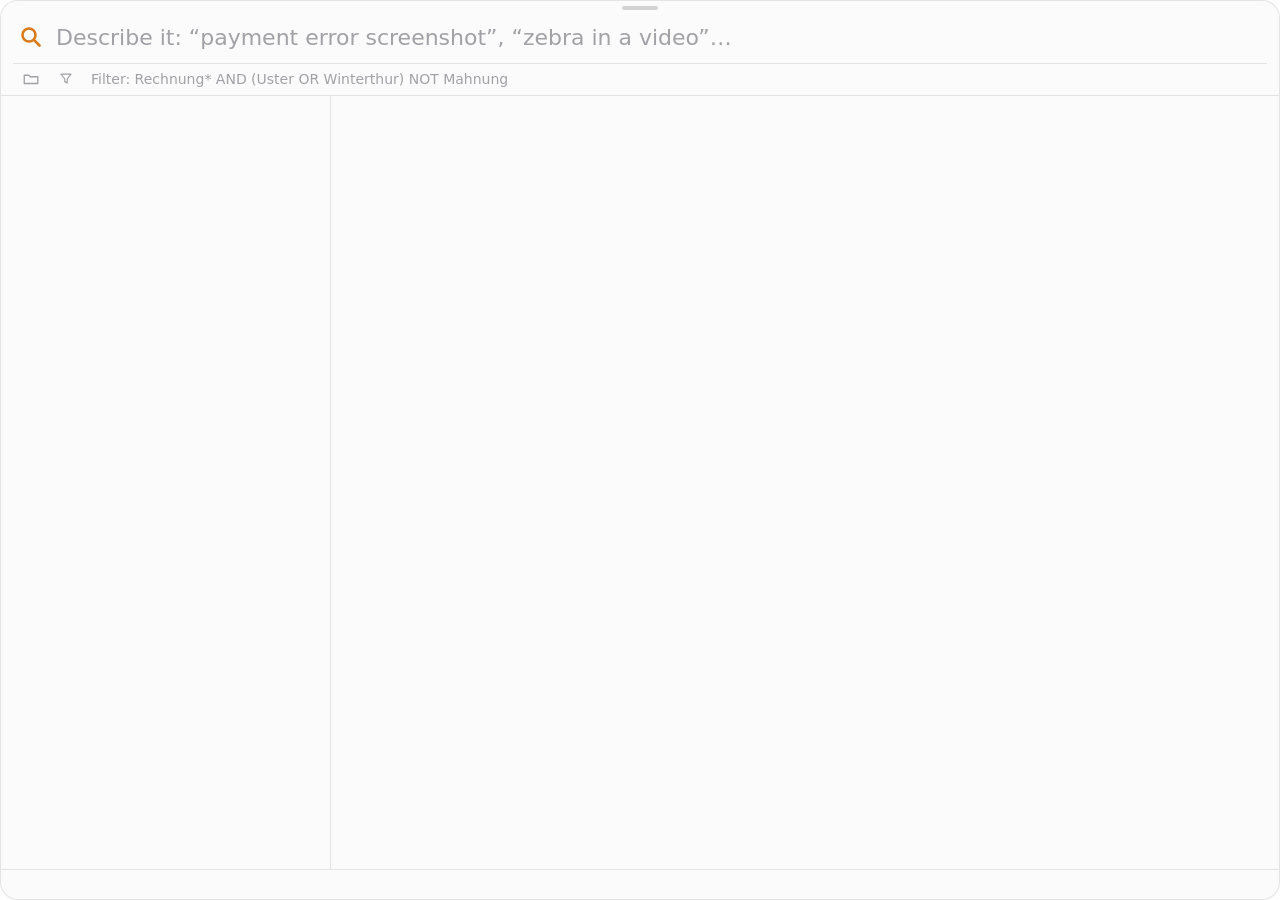
<file: shell/ui/index.html>
<!doctype html>
<html lang="en">
<head>
  <meta charset="utf-8">
  <title>DigUp</title>
  <link rel="stylesheet" href="panel.css">
</head>
<body>
  <main id="panel" class="panel">
    <div class="grip" title="Drag to move" aria-hidden="true"></div>
    <header class="field">
      <svg class="glass" viewBox="0 0 24 24" aria-hidden="true">
        <circle cx="10" cy="10" r="6.5"/><path d="M15 15 L20.5 20.5"/>
      </svg>
      <span id="chips" class="chips" hidden></span>
      <input id="query" type="text" autocomplete="off" autocorrect="off" spellcheck="false" aria-label="Search"
             placeholder="Describe it: “payment error screenshot”, “zebra in a video”…">
      <span id="activity" class="activity" hidden></span>
    </header>
    <div class="filter-field">
      <button id="folders" class="folder-button" type="button" tabindex="-1" aria-label="Choose folders"
              aria-haspopup="tree" title="Choose folders to search in (Ctrl+O)">
        <svg viewBox="0 0 24 24" aria-hidden="true"><path d="M3 7 V18 H21 V9 H11 L9 7 Z"/></svg>
      </button>
      <span id="folder-chips" class="chips" hidden></span>
      <svg class="funnel" viewBox="0 0 24 24" aria-hidden="true"><path d="M4 5 H20 L14 12.5 V19 L10 17 V12.5 Z"/></svg>
      <input id="filter" type="text" autocomplete="off" autocorrect="off" spellcheck="false"
             aria-label="Filter by exact words" placeholder="Filter: Rechnung* AND (Uster OR Winterthur) NOT Mahnung">
      <button id="filter-help" class="filter-help" type="button" tabindex="-1" aria-label="How the filter is written"
              title="How the filter is written">?</button>
    </div>
    <div id="filter-note" class="filter-note" hidden></div>
    <div id="folder-picker" class="folder-picker" role="tree" tabindex="-1" aria-label="Folders to search in"
         hidden></div>
    <section id="body" class="body" hidden>
      <div id="list" class="list" role="listbox" aria-label="Results"></div>
      <div id="preview" class="preview" aria-live="polite"></div>
    </section>
    <footer id="footer" class="footer" hidden>
      <span id="summary" class="summary"></span>
      <span id="keys" class="keys"></span>
    </footer>
  </main>
  <script src="panel.js"></script>
</body>
</html>
</file>
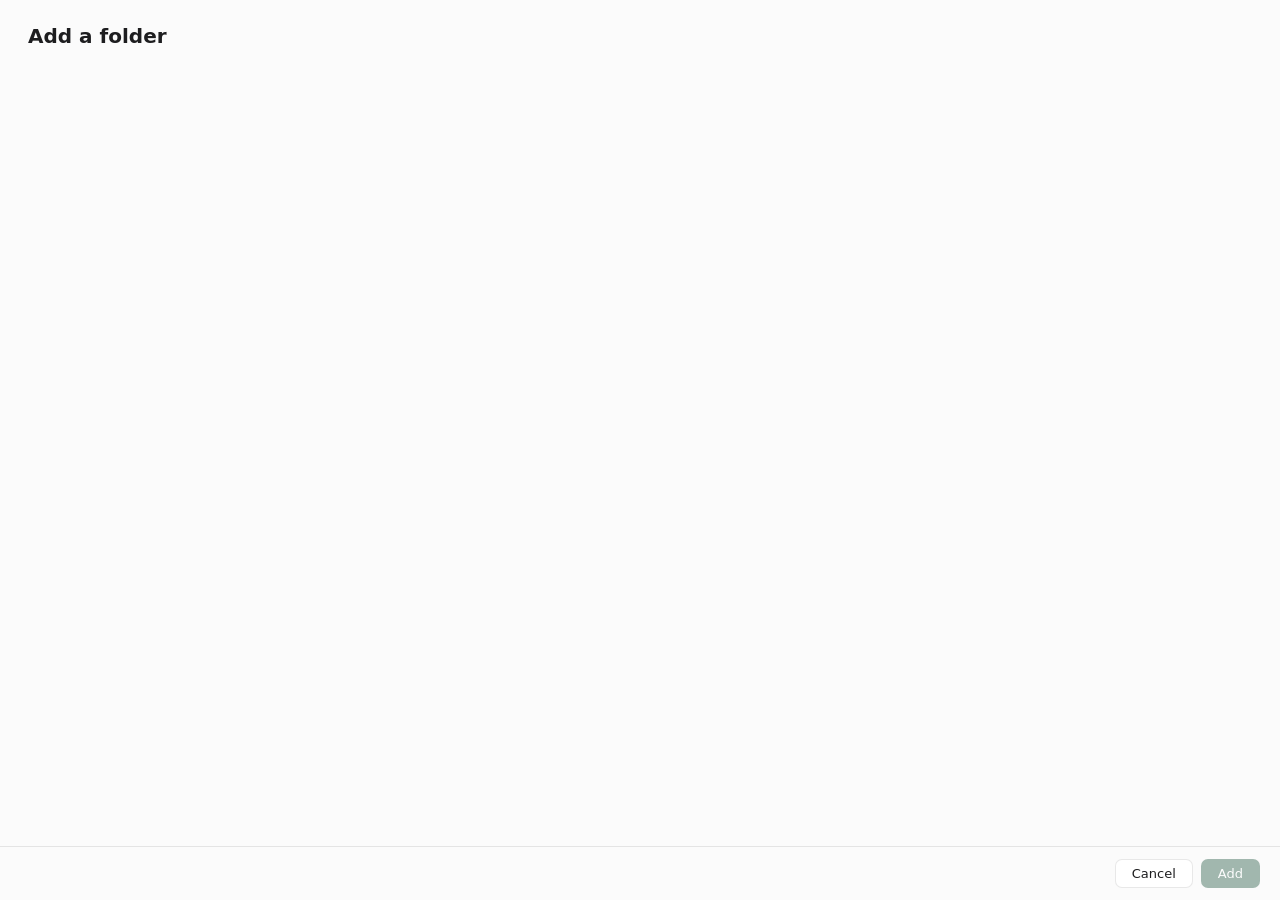
<file: shell/ui/add.html>
<!doctype html>
<html lang="en">
<head>
  <meta charset="utf-8">
  <title>Add a Folder to DigUp</title>
  <link rel="stylesheet" href="add.css">
</head>
<body>
  <main>
    <h2 id="title">Add a folder</h2>
    <p class="where" id="where"></p>
    <p class="subtitle" id="what"></p>
    <div class="tree" id="tree" role="tree" aria-label="The folders in it"></div>
    <label class="option" id="documents-option" hidden>
      <input type="checkbox" id="documents">
      <span>Also search it as documents<small>In a code project that's its screenshots: its docs and notebooks are in
        code search already.</small></span>
    </label>
    <p class="note" id="note" hidden></p>
  </main>
  <footer>
    <span class="total" id="total"></span>
    <span class="buttons">
      <button id="cancel">Cancel</button>
      <button class="primary" id="start" disabled>Add</button>
    </span>
  </footer>
  <script src="add.js"></script>
</body>
</html>
</file>
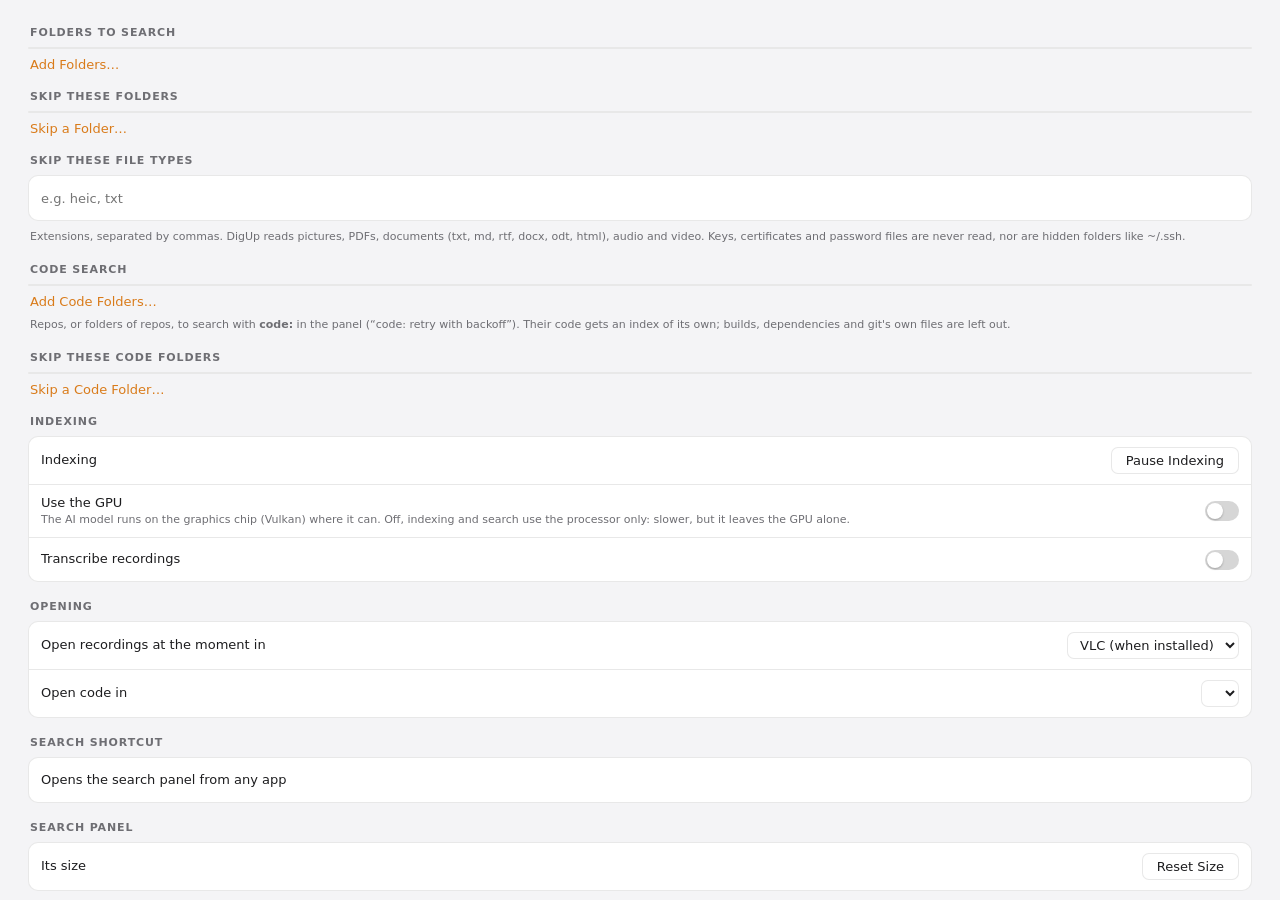
<file: shell/ui/settings.html>
<!doctype html>
<html lang="en">
<head>
  <meta charset="utf-8">
  <title>DigUp Settings</title>
  <link rel="stylesheet" href="settings.css">
</head>
<body>
  <main>
    <section>
      <h3>Folders to search</h3>
      <div class="card" id="folders"></div>
      <button class="link" id="add-folders">Add Folders…</button>
      <p class="note warn" id="from-launch" hidden>This dev run searches the folders it was started with (--roots):
        what you change here is saved for later runs.</p>
    </section>

    <section>
      <h3>Skip these folders</h3>
      <div class="card" id="skipped"></div>
      <button class="link" id="add-skipped">Skip a Folder…</button>
    </section>

    <section>
      <h3>Skip these file types</h3>
      <div class="card">
        <div class="row">
          <input id="types" type="text" autocomplete="off" spellcheck="false" placeholder="e.g. heic, txt"
                 aria-label="File extensions to skip">
        </div>
      </div>
      <p class="note">Extensions, separated by commas. DigUp reads pictures, PDFs, documents (txt, md, rtf, docx, odt,
        html), audio and video. Keys, certificates and password files are never read, nor are hidden folders like
        ~/.ssh.</p>
    </section>

    <section>
      <h3>Code search</h3>
      <div class="card" id="code-folders"></div>
      <button class="link" id="add-code">Add Code Folders…</button>
      <p class="note">Repos, or folders of repos, to search with <b>code:</b> in the panel (“code: retry with backoff”).
        Their code gets an index of its own; builds, dependencies and git's own files are left out.</p>
    </section>

    <section>
      <h3>Skip these code folders</h3>
      <div class="card" id="code-skipped"></div>
      <button class="link" id="add-code-skipped">Skip a Code Folder…</button>
    </section>

    <section>
      <h3>Indexing</h3>
      <div class="card">
        <div class="row">
          <div class="label"><b id="pause-title">Indexing</b><span id="status"></span></div>
          <button id="pause">Pause Indexing</button>
        </div>
        <label class="row">
          <div class="label"><b>Use the GPU</b>
            <span>The AI model runs on the graphics chip (Vulkan) where it can. Off, indexing and search use the
              processor only: slower, but it leaves the GPU alone.</span></div>
          <input type="checkbox" class="switch" id="gpu">
        </label>
        <div class="row" id="gpu-problem" hidden>
          <div class="label"><b class="warn" id="gpu-problem-title"></b><span id="gpu-problem-text"></span></div>
          <button id="try-gpu">Try the GPU Again</button>
        </div>
        <label class="row">
          <div class="label"><b>Transcribe recordings</b><span id="transcripts-text"></span></div>
          <input type="checkbox" class="switch" id="transcripts">
        </label>
        <div class="row" id="transcripts-download" hidden>
          <div class="label"><b>Transcripts' model</b><span id="transcripts-progress"></span></div>
          <button id="transcripts-cancel">Cancel</button>
        </div>
        <label class="row" id="music-row" hidden>
          <div class="label"><b>Also transcribe music</b>
            <span>Songs (audio with artist and album tags) are skipped unless this is on: sung words are rarely what
              you look for.</span></div>
          <input type="checkbox" class="switch" id="music">
        </label>
      </div>
    </section>

    <section>
      <h3>Opening</h3>
      <div class="card">
        <div class="row">
          <div class="label"><b>Open recordings at the moment in</b><span id="moment-text"></span></div>
          <select id="moment-player" aria-label="Open recordings at the moment in">
            <option value="vlc">VLC (when installed)</option>
            <option value="default">The default app</option>
          </select>
        </div>
        <div class="row">
          <div class="label"><b>Open code in</b><span id="editor-text"></span></div>
          <select id="editor" aria-label="Open code in"></select>
        </div>
      </div>
    </section>

    <section>
      <h3>Search shortcut</h3>
      <div class="card">
        <div class="row">
          <div class="label"><b>Opens the search panel from any app</b><span id="shortcut-text"></span></div>
          <span class="keys" id="keys"></span>
        </div>
        <div class="row" id="gnome" hidden>
          <div class="label"><b id="gnome-title"></b><span id="gnome-text"></span></div>
          <button id="set-up-shortcut">Set Up the Shortcut</button>
        </div>
      </div>
    </section>

    <section>
      <h3>Search panel</h3>
      <div class="card">
        <div class="row">
          <div class="label"><b>Its size</b><span id="panel-size-text"></span></div>
          <button id="reset-panel-size">Reset Size</button>
        </div>
      </div>
    </section>

    <section>
      <h3>Start at login</h3>
      <div class="card">
        <label class="row">
          <div class="label"><b>Open DigUp when you log in</b>
            <span>So the shortcut always works. DigUp starts in the tray.</span></div>
          <input type="checkbox" class="switch" id="login">
        </label>
      </div>
    </section>

    <section>
      <h3>Turn off</h3>
      <div class="card">
        <div class="row">
          <div class="label"><b>Turn DigUp off</b><span id="off-text">Quits DigUp and its helpers, and it no longer
            starts when you log in.</span></div>
          <button id="turn-off">Turn DigUp Off</button>
        </div>
        <label class="row" id="off-shortcut-row" hidden>
          <div class="label"><b>Also remove the shortcut</b>
            <span>Only DigUp's own GNOME shortcut; your other shortcuts stay.</span></div>
          <input type="checkbox" class="switch" id="off-shortcut">
        </label>
      </div>
    </section>

    <section>
      <h3>About</h3>
      <div class="card">
        <div class="row"><span class="key-name">Version</span><span class="value" id="version"></span></div>
        <div class="row"><span class="key-name">Index</span><span class="value path" id="path-index"></span></div>
        <div class="row"><span class="key-name">Model</span><span class="value path" id="path-models"></span></div>
        <div class="row"><span class="key-name">Logs</span><span class="value path" id="path-logs"></span></div>
        <div class="row"><span class="key-name">Settings</span><span class="value path" id="path-settings"></span></div>
        <div class="row">
          <div class="label"><b>Check DigUp</b><span id="check-text">Whether the model, the GPU, ffmpeg, tesseract,
            transcripts and the index are all as they should be.</span></div>
          <button id="check">Check DigUp</button>
        </div>
        <div id="checks" hidden></div>
      </div>
      <p class="note">DigUp reads the folders you choose and keeps what it learns in its index, on this computer. It
        goes online only to download its model, once (and the transcripts' model, if you turn them on). EmbeddingGemma 2
        by Google (Apache 2.0), run by llama.cpp (MIT); transcripts by OpenAI's Whisper (MIT), run by whisper.cpp (MIT),
        with the Silero VAD (MIT).</p>
    </section>
  </main>
  <footer id="problem" hidden></footer>
  <script src="settings.js"></script>
</body>
</html>
</file>
<file: shell/ui/panel.css>
/* The search panel. Sizes and wording follow the Mac app's panel (Sources/DigUpApp/SearchPanelView.swift); the colors
   are DigUp's (moss and amber) over the system's light or dark. */

:root {
  --amber: #f2a22a;
  --ember: #d97b1a;
  --moss: #356652;
  --surface: #fbfbfb;
  --text: #1d1d1f;
  --secondary: #6e6e73;
  --tertiary: #a1a1a6;
  --line: rgba(0, 0, 0, 0.09);
  --selected: rgba(10, 132, 255, 0.2);
  --chip: rgba(0, 0, 0, 0.06);
  --mark: rgba(242, 162, 42, 0.28);
  --list-width: 330px;
  font-family: -apple-system, BlinkMacSystemFont, "Segoe UI Variable Text", "Segoe UI", system-ui, Ubuntu, Cantarell,
    "Noto Sans", sans-serif;
  font-size: 13px;
  color: var(--text);
}

@media (prefers-color-scheme: dark) {
  :root {
    --surface: #1f1f21;
    --text: #f2f2f7;
    --secondary: #a1a1a6;
    --tertiary: #6e6e73;
    --line: rgba(255, 255, 255, 0.1);
    --selected: rgba(10, 132, 255, 0.32);
    --chip: rgba(255, 255, 255, 0.09);
    --mark: rgba(242, 162, 42, 0.35);
  }
}

* { box-sizing: border-box; }

html, body {
  margin: 0;
  height: 100%;
  background: transparent;
  overflow: hidden;
  user-select: none;
  -webkit-user-select: none;
  cursor: default;
}

.panel {
  position: relative;
  display: flex;
  flex-direction: column;
  height: 100vh;
  background: var(--surface);
  border-radius: 18px;
  border: 1px solid var(--line);
  overflow: hidden;
}

/* The grip strip at the top: a place to drag the panel by, as the field fills its row. Its height, the field's and
   the filter's add up to the panel's height with nothing searched (panel.rs's FIELD_HEIGHT). */
.grip {
  height: 10px;
  flex: none;
  display: flex;
  align-items: center;
  justify-content: center;
  cursor: grab;
}

.grip::before {
  content: "";
  width: 36px;
  height: 4px;
  margin-top: 4px;
  border-radius: 2px;
  background: var(--tertiary);
  opacity: 0.45;
  transition: opacity 0.12s;
}

.grip:hover::before { opacity: 0.9; }

/* The field */

.field {
  display: flex;
  align-items: center;
  gap: 11px;
  height: 52px;
  flex: none;
  padding: 0 18px;
}

.glass {
  width: 24px;
  height: 24px;
  flex: none;
  fill: none;
  stroke: var(--ember);
  stroke-width: 2.6;
  stroke-linecap: round;
}

#query {
  flex: 1;
  min-width: 0;
  border: 0;
  outline: 0;
  background: transparent;
  color: var(--text);
  font: inherit;
  font-size: 22px;
}

#query::placeholder { color: var(--tertiary); }

/* What the search is narrowed to, before the field: "in Documents", "Like Zebra.jpg". */
.chips { display: flex; gap: 6px; flex: none; max-width: 45%; }
.chips[hidden] { display: none; }

.chip {
  display: flex;
  align-items: center;
  gap: 4px;
  min-width: 0;
  font-size: 13px;
  font-weight: 500;
  color: var(--moss);
  padding: 3px 4px 3px 10px;
  border-radius: 99px;
  background: var(--chip);
  white-space: nowrap;
}

.chip span { overflow: hidden; text-overflow: ellipsis; }

.chip button {
  flex: none;
  width: 18px;
  height: 18px;
  padding: 0;
  border: 0;
  border-radius: 50%;
  background: transparent;
  color: var(--secondary);
  font: inherit;
  font-size: 14px;
  line-height: 18px;
}

.chip button:hover { background: var(--line); color: var(--text); }

/* The filter under the field: slimmer, its text where the query's starts. */
.filter-field {
  display: flex;
  align-items: center;
  gap: 11px;
  height: 32px;
  flex: none;
  margin: 0 12px;
  padding: 0 6px 2px;
  border-top: 1px solid var(--line);
}

/* The folders searched in, at the start of the filter's row: the button that opens the folder popover (Ctrl+O) and
   a chip for each folder chosen. */
.folder-button {
  flex: none;
  width: 24px;
  height: 24px;
  padding: 0;
  border: 0;
  border-radius: 6px;
  background: transparent;
  display: grid;
  place-items: center;
}

.folder-button svg {
  width: 18px;
  height: 18px;
  fill: none;
  stroke: var(--tertiary);
  stroke-width: 1.8;
  stroke-linejoin: round;
}

.folder-button:hover { background: var(--chip); }
.folder-button:hover svg, .folder-button.open svg { stroke: var(--secondary); }
.folder-button.active svg { stroke: var(--ember); fill: var(--mark); }

.filter-field .chips { max-width: 50%; gap: 4px; }
.filter-field .chip { font-size: 12px; padding: 2px 3px 2px 8px; }
.filter-field .chip button { width: 16px; height: 16px; line-height: 16px; font-size: 13px; }

.funnel {
  width: 24px;
  height: 15px;
  flex: none;
  fill: none;
  stroke: var(--tertiary);
  stroke-width: 1.8;
  stroke-linejoin: round;
}

.filter-field:focus-within .funnel { stroke: var(--secondary); }
.filter-field.active .funnel { stroke: var(--ember); fill: var(--mark); }

#filter {
  flex: 1;
  min-width: 0;
  border: 0;
  outline: 0;
  background: transparent;
  color: var(--text);
  font: inherit;
  font-size: 14px;
}

#filter::placeholder { color: var(--tertiary); }

.filter-help {
  flex: none;
  width: 18px;
  height: 18px;
  padding: 0;
  border: 0;
  border-radius: 50%;
  background: var(--chip);
  color: var(--secondary);
  font: inherit;
  font-size: 11px;
  font-weight: 600;
  line-height: 18px;
  opacity: 0;
  transition: opacity 0.12s;
}

.filter-field:hover .filter-help, .filter-field:focus-within .filter-help, .filter-field.active .filter-help { opacity: 1; }
.filter-help:hover { background: var(--line); color: var(--text); }

.filter-note {
  flex: none;
  font-size: 11px;
  color: var(--ember);
  padding: 0 18px 6px 53px;
  white-space: nowrap;
  overflow: hidden;
  text-overflow: ellipsis;
}

.filter-note[hidden] { display: none; }

/* The folder popover (Ctrl+O): the folders DigUp searches, two levels, with checkboxes; checked ones are searched,
   together. It lies over the results, under the filter's row. */
.folder-picker {
  position: absolute;
  top: 92px;
  left: 12px;
  z-index: 5;
  width: 340px;
  max-width: calc(100% - 24px);
  max-height: calc(100% - 100px);
  overflow-y: auto;
  padding: 6px;
  background: var(--surface);
  border: 1px solid var(--line);
  border-radius: 10px;
  box-shadow: 0 6px 24px rgba(0, 0, 0, 0.18);
  outline: 0;
}

.folder-picker[hidden] { display: none; }

.picker-row {
  display: flex;
  align-items: center;
  gap: 6px;
  height: 28px;
  padding: 0 8px;
  border-radius: 6px;
  white-space: nowrap;
}

.picker-row.inside { padding-left: 30px; }
.picker-row.cursor { background: var(--selected); }
.picker-row.covered { color: var(--secondary); }

.picker-row .open {
  flex: none;
  width: 16px;
  height: 16px;
  display: grid;
  place-items: center;
  color: var(--secondary);
}

.picker-row .open .chevron { transition: transform 0.12s; }
.picker-row.expanded .open .chevron { transform: rotate(90deg); }

.picker-row .box {
  flex: none;
  width: 15px;
  height: 15px;
  border: 1.5px solid var(--tertiary);
  border-radius: 4px;
  display: grid;
  place-items: center;
  font-size: 11px;
  line-height: 1;
  color: white;
}

.picker-row.checked .box { background: var(--moss); border-color: var(--moss); }
.picker-row.covered .box { background: var(--tertiary); border-color: var(--tertiary); }
.picker-row .name { overflow: hidden; text-overflow: ellipsis; }
.picker-row .where { flex: 1; min-width: 0; overflow: hidden; text-overflow: ellipsis; color: var(--tertiary); font-size: 11px; }

.picker-title {
  font-size: 10px;
  font-weight: 600;
  letter-spacing: 0.08em;
  text-transform: uppercase;
  color: var(--secondary);
  padding: 8px 8px 3px;
}

.picker-line { height: 1px; margin: 5px 4px; background: var(--line); }
.picker-row.add { color: var(--moss); font-weight: 500; }
.picker-row.add .plus { width: 16px; text-align: center; font-size: 15px; }
.picker-empty { padding: 8px; color: var(--secondary); font-size: 12px; white-space: normal; }

/* The filter's syntax, in the preview's place. */
.filter-syntax {
  flex: 1;
  display: flex;
  flex-direction: column;
  justify-content: center;
  gap: 8px;
  padding: 0 24px;
  color: var(--secondary);
  font-size: 12px;
}

.filter-syntax strong { color: var(--text); font-size: 15px; }
.filter-syntax table { align-self: flex-start; border-collapse: collapse; margin: 4px 0; }
.filter-syntax td { padding: 3px 14px 3px 0; vertical-align: baseline; }

.filter-syntax td.written {
  font-family: ui-monospace, "Cascadia Mono", Consolas, "DejaVu Sans Mono", monospace;
  font-size: 12px;
  color: var(--text);
  white-space: pre;
}

.activity {
  font-size: 11px;
  font-weight: 500;
  font-variant-numeric: tabular-nums;
  color: var(--secondary);
  padding: 3px 8px;
  border-radius: 99px;
  background: var(--chip);
  white-space: nowrap;
}

/* Results and preview */

.body {
  display: flex;
  flex: 1;
  min-height: 0;
  border-top: 1px solid var(--line);
}

.list {
  width: var(--list-width);
  flex: none;
  overflow-y: auto;
  padding: 6px 8px 10px;
  border-right: 1px solid var(--line);
}

.group-title {
  font-size: 10px;
  font-weight: 600;
  letter-spacing: 0.08em;
  text-transform: uppercase;
  color: var(--secondary);
  padding: 10px 10px 4px;
}

.row {
  display: flex;
  align-items: center;
  gap: 10px;
  padding: 5px 8px;
  border-radius: 8px;
  min-height: 46px;
}

.row.selected { background: var(--selected); }

.thumb {
  width: 36px;
  height: 36px;
  flex: none;
  border-radius: 6px;
  object-fit: cover;
  background: var(--chip);
}

.thumb.icon {
  display: grid;
  place-items: center;
  color: var(--secondary);
}

.thumb.icon svg { width: 20px; height: 20px; fill: none; stroke: currentColor; stroke-width: 1.6; }

.row-text { min-width: 0; flex: 1; }

.row-title {
  display: flex;
  align-items: center;
  gap: 6px;
  font-size: 13px;
  font-weight: 600;
}

.row-title .name { overflow: hidden; text-overflow: ellipsis; white-space: nowrap; }

.row-sub {
  font-size: 11px;
  color: var(--secondary);
  overflow: hidden;
  text-overflow: ellipsis;
  white-space: nowrap;
  margin-top: 2px;
}

.row-sub b, .passage b { color: var(--text); font-weight: 600; }

.badge {
  flex: none;
  font-size: 10px;
  font-weight: 600;
  font-variant-numeric: tabular-nums;
  padding: 1px 6px;
  border-radius: 99px;
  background: var(--chip);
  color: var(--secondary);
}

.weaker {
  display: flex;
  align-items: center;
  gap: 6px;
  height: 26px;
  padding: 0 10px;
  margin-top: 6px;
  border-radius: 8px;
  color: var(--secondary);
  font-size: 12px;
}

.weaker.selected { background: var(--selected); }
.weaker .chevron { transition: transform 0.12s; }
.weaker.open .chevron { transform: rotate(90deg); }

.preview {
  flex: 1;
  min-width: 0;
  display: flex;
  flex-direction: column;
  padding: 16px 16px 14px;
  overflow: hidden;
}

.picture {
  flex: 1;
  min-height: 0;
  display: flex;
  align-items: center;
  justify-content: center;
  position: relative;
}

.picture img, .picture video {
  max-width: 100%;
  max-height: 100%;
  border-radius: 8px;
  box-shadow: 0 1px 6px rgba(0, 0, 0, 0.18);
}

.moment {
  position: relative;
  max-width: 100%;
  max-height: 100%;
  display: flex;
}

.moment img { max-width: 100%; max-height: 100%; }

.play {
  position: absolute;
  inset: 0;
  margin: auto;
  width: 54px;
  height: 54px;
  border-radius: 50%;
  background: rgba(0, 0, 0, 0.42);
  border: 1.5px solid rgba(255, 255, 255, 0.7);
  display: grid;
  place-items: center;
  pointer-events: none;
}

.play svg { width: 22px; height: 22px; fill: white; margin-left: 4px; }

.at {
  position: absolute;
  left: 10px;
  bottom: 10px;
  font-size: 12px;
  font-weight: 600;
  font-variant-numeric: tabular-nums;
  color: white;
  padding: 2px 7px;
  border-radius: 6px;
  background: rgba(0, 0, 0, 0.45);
  pointer-events: none;
}

.passage {
  flex: 1;
  min-height: 0;
  overflow: hidden;
  font-size: 12.5px;
  line-height: 1.5;
  color: var(--secondary);
  white-space: pre-wrap;
  word-break: break-word;
  user-select: text;
  -webkit-user-select: text;
}

.passage.code { font-family: ui-monospace, "Cascadia Mono", Consolas, "DejaVu Sans Mono", monospace; font-size: 11.5px; }
.passage mark { background: var(--mark); color: var(--text); border-radius: 2px; }

.audio-picture {
  width: 100%;
  display: flex;
  flex-direction: column;
  align-items: center;
  gap: 14px;
  color: var(--secondary);
}

.audio-picture svg { width: 54px; height: 54px; fill: none; stroke: var(--moss); stroke-width: 1.4; }
.audio-picture audio { width: 90%; }

.facts { flex: none; margin-top: 14px; }
.facts .title { font-size: 15px; font-weight: 600; overflow: hidden; text-overflow: ellipsis; white-space: nowrap; }
.facts .line { font-size: 12px; color: var(--secondary); margin-top: 3px; overflow: hidden; text-overflow: ellipsis; white-space: nowrap; }

.reason {
  display: flex;
  align-items: center;
  gap: 8px;
  font-size: 12.5px;
  font-weight: 500;
  margin-top: 10px;
}

.reason svg { width: 16px; height: 16px; fill: none; stroke: var(--ember); stroke-width: 2; stroke-linecap: round; flex: none; }
.reason-text { margin: 4px 0 0 24px; font-size: 12px; color: var(--secondary); overflow: hidden; text-overflow: ellipsis; white-space: nowrap; }

.buttons { display: flex; gap: 8px; margin-top: 12px; }

.buttons button {
  font: inherit;
  font-size: 12.5px;
  color: var(--text);
  background: var(--chip);
  border: 0;
  border-radius: 7px;
  padding: 5px 12px;
}

.buttons button:active { filter: brightness(0.92); }

.message {
  flex: 1;
  display: flex;
  flex-direction: column;
  align-items: center;
  justify-content: center;
  gap: 6px;
  text-align: center;
  color: var(--secondary);
  padding: 0 40px;
}

.message strong { color: var(--text); font-size: 15px; }

/* The footer */

.footer {
  display: flex;
  align-items: center;
  justify-content: space-between;
  gap: 12px;
  height: 30px;
  flex: none;
  padding: 0 16px;
  font-size: 11px;
  border-top: 1px solid var(--line);
}

.summary { color: var(--secondary); white-space: nowrap; overflow: hidden; text-overflow: ellipsis; }
.keys { color: var(--tertiary); white-space: pre; }
</file>
<file: shell/ui/add.css>
/* The window that adds a folder on the spot (add.js). Setup's look: moss and amber over the system's light or dark. */

:root {
  --ember: #d97b1a;
  --moss: #356652;
  --surface: #fbfbfb;
  --card: #ffffff;
  --text: #1d1d1f;
  --secondary: #6e6e73;
  --tertiary: #a1a1a6;
  --line: rgba(0, 0, 0, 0.09);
  --focus: rgba(10, 132, 255, 0.2);
  font-family: -apple-system, BlinkMacSystemFont, "Segoe UI Variable Text", "Segoe UI", system-ui, Ubuntu, Cantarell,
    "Noto Sans", sans-serif;
  font-size: 13px;
  color: var(--text);
  background: var(--surface);
}

@media (prefers-color-scheme: dark) {
  :root {
    --surface: #1f1f21;
    --card: #2a2a2d;
    --text: #f2f2f7;
    --secondary: #a1a1a6;
    --tertiary: #6e6e73;
    --line: rgba(255, 255, 255, 0.1);
    --focus: rgba(10, 132, 255, 0.32);
  }
}

* { box-sizing: border-box; }

html, body { margin: 0; height: 100%; overflow: hidden; background: var(--surface); }

body { display: flex; flex-direction: column; user-select: none; -webkit-user-select: none; cursor: default; }

main { flex: 1; min-height: 0; display: flex; flex-direction: column; padding: 24px 28px 10px; }

h2 { font-size: 20px; margin: 0; overflow: hidden; text-overflow: ellipsis; white-space: nowrap; }
.where { font-size: 12px; color: var(--secondary); margin: 3px 0 12px; overflow: hidden; text-overflow: ellipsis; white-space: nowrap; }
.subtitle { font-size: 13px; color: var(--secondary); margin: 0 0 12px; line-height: 1.45; }

/* The folders in it: a checkbox each, with what's in it; ▸ shows the folders inside. */
.tree {
  flex: 1;
  min-height: 60px;
  overflow-y: auto;
  background: var(--card);
  border: 1px solid var(--line);
  border-radius: 10px;
  padding: 4px;
}

.tree:empty { display: none; }

.row {
  display: flex;
  align-items: center;
  gap: 8px;
  height: 30px;
  padding: 0 8px 0 calc(8px + var(--level, 0) * 22px);
  border-radius: 6px;
  white-space: nowrap;
}

.row:focus-within { background: var(--focus); }
.row.off .name, .row.off .counts { color: var(--tertiary); }
.row.files { color: var(--secondary); }

.row .open {
  flex: none;
  width: 16px;
  height: 16px;
  padding: 0;
  border: 0;
  background: none;
  color: var(--secondary);
  display: grid;
  place-items: center;
}

.row .open svg { width: 11px; height: 11px; transition: transform 0.12s; }
.row.expanded .open svg { transform: rotate(90deg); }
.row input { width: 15px; height: 15px; margin: 0; accent-color: var(--moss); flex: none; }
.row input:focus { outline: none; }
.row .name { overflow: hidden; text-overflow: ellipsis; }
.row .counts { flex: 1; min-width: 0; text-align: right; font-size: 11px; color: var(--secondary); overflow: hidden; text-overflow: ellipsis; }

.option { display: flex; align-items: flex-start; gap: 10px; margin-top: 12px; }
.option input { width: 15px; height: 15px; margin: 1px 0 0; accent-color: var(--moss); flex: none; }
.option small { display: block; font-size: 11px; color: var(--secondary); margin-top: 2px; }

.note { font-size: 12px; color: var(--ember); margin: 10px 0 0; line-height: 1.4; }
.note[hidden], .option[hidden] { display: none; }

footer {
  flex: none; display: flex; align-items: center; justify-content: space-between; gap: 12px;
  padding: 12px 20px; border-top: 1px solid var(--line);
}

.total { font-size: 12px; color: var(--secondary); min-width: 0; overflow: hidden; text-overflow: ellipsis; white-space: nowrap; }
.buttons { display: flex; gap: 8px; flex: none; }

button {
  font: inherit; font-size: 13px; color: var(--text); background: var(--card); border: 1px solid var(--line);
  border-radius: 7px; padding: 6px 16px;
}

button.primary { background: var(--moss); color: white; border-color: transparent; }
button.primary:disabled { opacity: 0.45; }
button[hidden] { display: none; }
</file>
<file: shell/ui/settings.css>
/* The settings window (the tray's Settings…). The Mac app's Settings (Sources/DigUpApp/SettingsWindow.swift) is the
   reference: grouped sections of rows; the colors are setup's. */

:root {
  --amber: #f2a22a;
  --ember: #d97b1a;
  --moss: #356652;
  --surface: #f4f4f6;
  --card: #ffffff;
  --text: #1d1d1f;
  --secondary: #6e6e73;
  --tertiary: #a1a1a6;
  --line: rgba(0, 0, 0, 0.09);
  --off: rgba(0, 0, 0, 0.16);
  --danger: #c4372b;
  font-family: -apple-system, BlinkMacSystemFont, "Segoe UI Variable Text", "Segoe UI", system-ui, Ubuntu, Cantarell,
    "Noto Sans", sans-serif;
  font-size: 13px;
  color: var(--text);
  background: var(--surface);
}

@media (prefers-color-scheme: dark) {
  :root {
    --surface: #1f1f21;
    --card: #2a2a2d;
    --text: #f2f2f7;
    --secondary: #a1a1a6;
    --tertiary: #6e6e73;
    --line: rgba(255, 255, 255, 0.1);
    --off: rgba(255, 255, 255, 0.2);
    --danger: #ff6b5e;
  }
}

* { box-sizing: border-box; }

html, body { margin: 0; height: 100%; background: var(--surface); }

body { display: flex; flex-direction: column; user-select: none; -webkit-user-select: none; cursor: default; }

main { flex: 1; min-height: 0; overflow-y: auto; padding: 8px 28px 24px; }

section { margin-top: 18px; }

h3 { font-size: 11px; text-transform: uppercase; letter-spacing: 0.08em; color: var(--secondary); margin: 0 0 8px 2px; }

.card { background: var(--card); border: 1px solid var(--line); border-radius: 10px; overflow: hidden; }

.row { display: flex; align-items: center; gap: 12px; padding: 10px 12px; min-height: 44px; }
.row + .row { border-top: 1px solid var(--line); }
.row[hidden] { display: none; }
label.row { cursor: default; }

.label { flex: 1; min-width: 0; display: flex; flex-direction: column; gap: 2px; }
.label b { font-weight: 500; }
.label span { font-size: 11px; color: var(--secondary); line-height: 1.4; }

.empty { color: var(--secondary); }

.folder .text { flex: 1; min-width: 0; }
.folder .name { font-weight: 600; }
.folder .path, .value.path {
  font-size: 11px; color: var(--secondary); overflow: hidden; text-overflow: ellipsis; white-space: nowrap;
}
.folder .path.warning { color: var(--danger); }

.key-name { width: 72px; flex: none; color: var(--secondary); }
.value { flex: 1; min-width: 0; user-select: text; -webkit-user-select: text; cursor: text; }

input[type="text"] {
  flex: 1; font: inherit; color: var(--text); background: transparent; border: 0; outline: none; padding: 2px 0;
}

button {
  font: inherit; font-size: 13px; color: var(--text); background: var(--card); border: 1px solid var(--line);
  border-radius: 7px; padding: 5px 14px; flex: none;
}
button:disabled { opacity: 0.45; }

select {
  font: inherit; font-size: 13px; color: var(--text); background: var(--card); border: 1px solid var(--line);
  border-radius: 7px; padding: 4px 8px; flex: none;
}
select:disabled { opacity: 0.45; }
button.remove { padding: 3px 10px; font-size: 12px; color: var(--secondary); }
button.remove.confirm, button.confirm { color: white; background: var(--danger); border-color: transparent; }
button.link { background: none; border: 0; color: var(--ember); padding: 8px 2px 0; }

/* A switch, from a checkbox. */
.switch {
  appearance: none; -webkit-appearance: none; flex: none; width: 34px; height: 20px; margin: 0; border-radius: 10px;
  background: var(--off); position: relative; transition: background 0.15s;
}
.switch::after {
  content: ""; position: absolute; top: 2px; left: 2px; width: 16px; height: 16px; border-radius: 50%;
  background: white; box-shadow: 0 1px 2px rgba(0, 0, 0, 0.25); transition: transform 0.15s;
}
.switch:checked { background: var(--moss); }
.switch:checked::after { transform: translateX(14px); }
.switch:disabled { opacity: 0.45; }

.keys { display: flex; gap: 4px; flex: none; }
.key {
  min-width: 30px; padding: 3px 8px; text-align: center; font-size: 12px; font-weight: 500;
  background: var(--surface); border: 1px solid var(--line); border-bottom-width: 2px; border-radius: 6px;
}

.label b.warn, .label span.warn { color: var(--ember); }

/* "Check DigUp": one line per check of `digup doctor`. */
#checks { border-top: 1px solid var(--line); padding: 6px 12px 10px; }
#checks[hidden] { display: none; }
.check { display: flex; gap: 8px; padding: 3px 0; font-size: 12px; line-height: 1.4; }
.check .mark { flex: none; width: 14px; font-weight: 700; color: var(--moss); }
.check.failed .mark { color: var(--danger); }
.check .name { flex: none; width: 82px; font-weight: 500; }
.check .detail { flex: 1; min-width: 0; color: var(--secondary); overflow-wrap: anywhere; user-select: text;
  -webkit-user-select: text; cursor: text; }
.check .fix { color: var(--text); }

.note { font-size: 11px; color: var(--secondary); margin: 8px 2px 0; line-height: 1.45; }
.note.warn { color: var(--ember); }

footer {
  flex: none; padding: 8px 20px; border-top: 1px solid var(--line); font-size: 12px; color: var(--danger);
}
footer[hidden] { display: none; }
</file>
